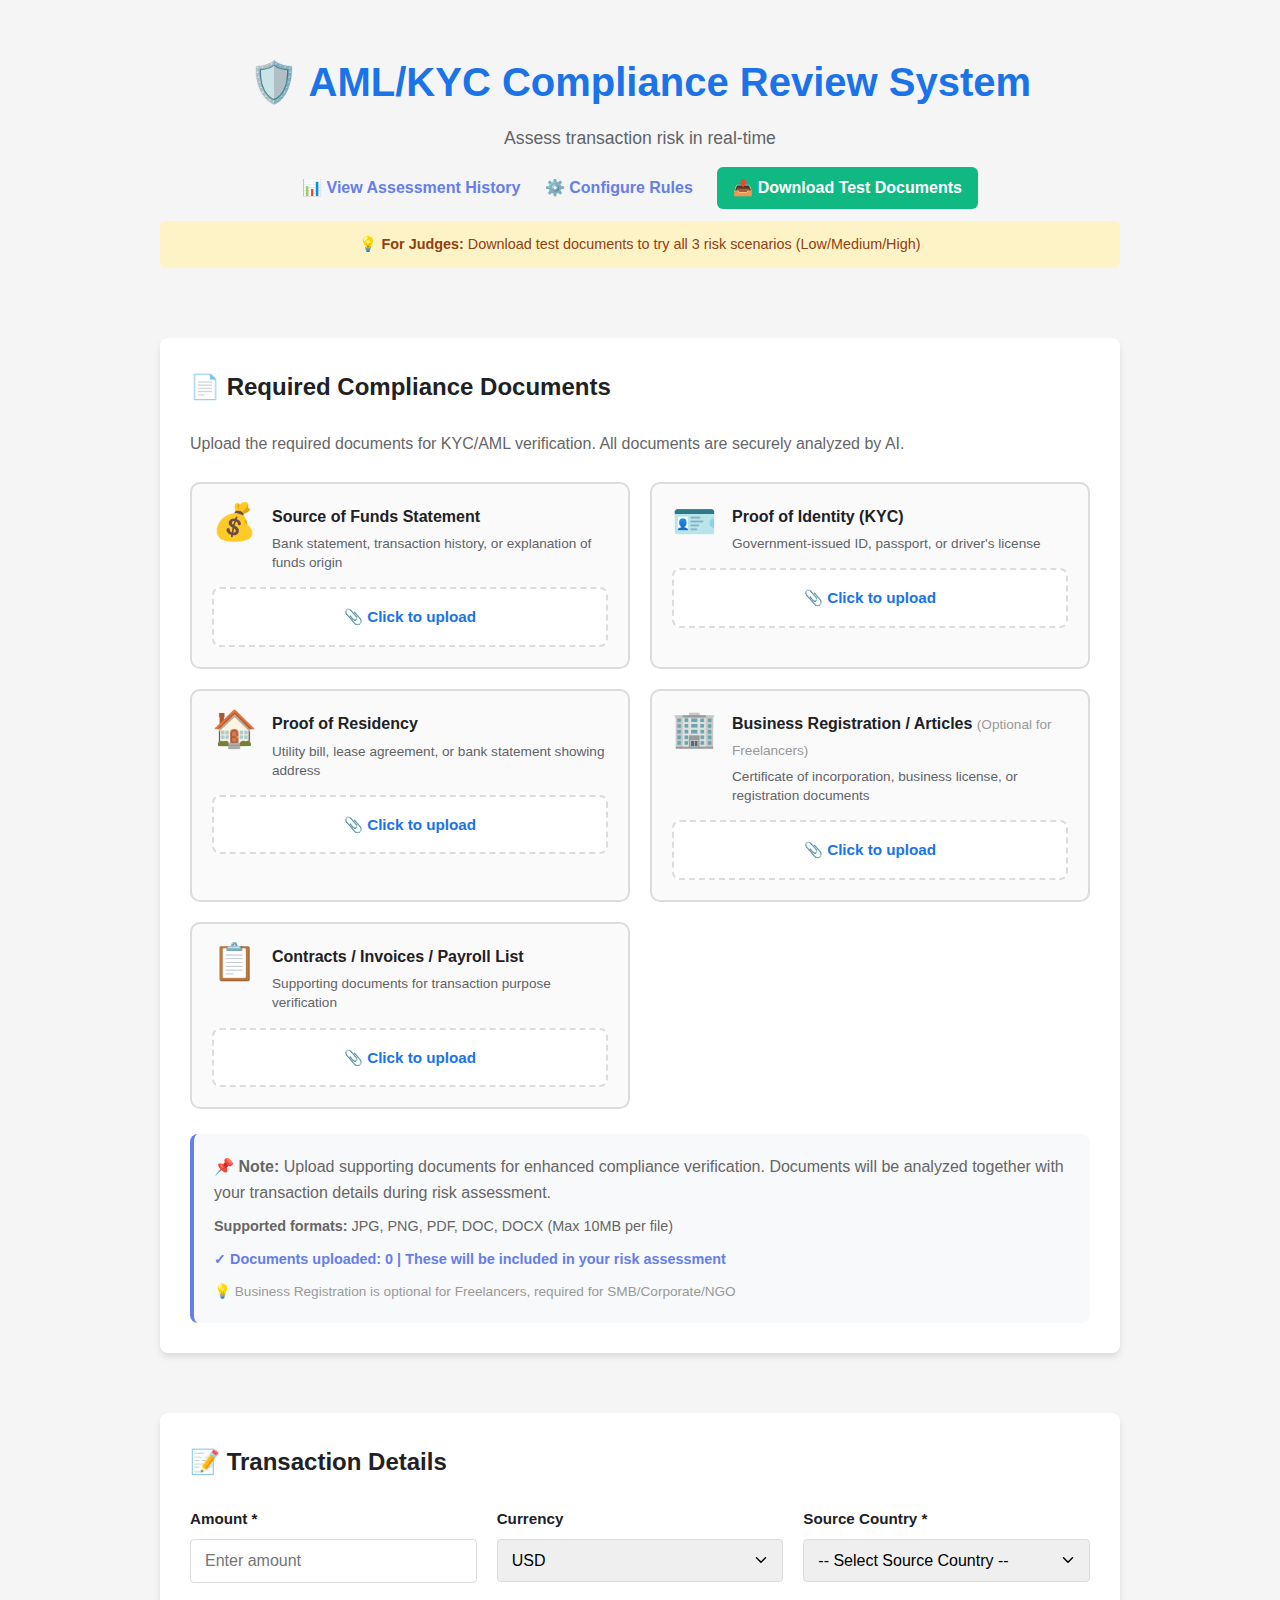
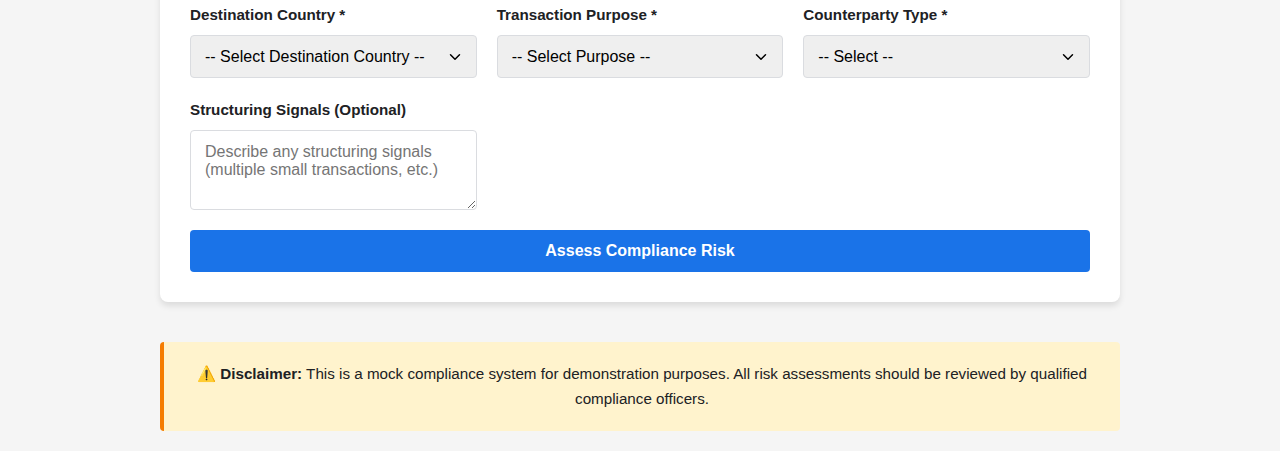
<file: static/index.html>
<!DOCTYPE html>
<html lang="en">
<head>
    <meta charset="UTF-8">
    <meta name="viewport" content="width=device-width, initial-scale=1.0">
    <title>AML/KYC Compliance Review</title>
    <link rel="stylesheet" href="/static/style.css">
</head>
<body>
    <div class="container">
        <header class="header">
            <h1>🛡️ AML/KYC Compliance Review System</h1>
            <p>Assess transaction risk in real-time</p>
            <div style="margin-top: 15px;">
                <a href="/history" style="color: #667eea; text-decoration: none; font-weight: 600; margin-right: 20px;">
                    📊 View Assessment History
                </a>
                <a href="/configure" style="color: #667eea; text-decoration: none; font-weight: 600; margin-right: 20px;">
                    ⚙️ Configure Rules
                </a>
                <a href="/api/download-mock-documents" style="background: #10b981; color: white; text-decoration: none; font-weight: 600; padding: 8px 16px; border-radius: 6px; display: inline-block;">
                    📥 Download Test Documents
                </a>
            </div>
            <div style="margin-top: 12px; padding: 12px; background: #fef3c7; border-radius: 6px; font-size: 0.9rem; color: #92400e;">
                💡 <strong>For Judges:</strong> Download test documents to try all 3 risk scenarios (Low/Medium/High)
            </div>
        </header>

        <main class="content">
            <!-- Document Upload Section -->
            <section class="form-section">
                <h2>📄 Required Compliance Documents</h2>
                <p style="color: #666; margin-bottom: 25px;">Upload the required documents for KYC/AML verification. All documents are securely analyzed by AI.</p>
                
                <div class="document-upload-grid">
                    <!-- Source of Funds Statement -->
                    <div class="document-upload-item">
                        <div class="document-header">
                            <span class="document-icon">💰</span>
                            <div>
                                <h3>Source of Funds Statement</h3>
                                <p class="document-description">Bank statement, transaction history, or explanation of funds origin</p>
                            </div>
                        </div>
                        <input type="file" id="sourceOfFunds" accept="image/*,application/pdf,.pdf,.doc,.docx,application/msword,application/vnd.openxmlformats-officedocument.wordprocessingml.document" style="display: none;">
                        <div class="upload-compact" data-input="sourceOfFunds">
                            <span class="upload-compact-text">📎 Click to upload</span>
                        </div>
                        <div class="file-preview" id="preview-sourceOfFunds" style="display: none;">
                            <span class="file-name"></span>
                            <button type="button" class="btn-remove" data-doc="sourceOfFunds">✕</button>
                        </div>
                    </div>

                    <!-- Proof of Identity -->
                    <div class="document-upload-item">
                        <div class="document-header">
                            <span class="document-icon">🪪</span>
                            <div>
                                <h3>Proof of Identity (KYC)</h3>
                                <p class="document-description">Government-issued ID, passport, or driver's license</p>
                            </div>
                        </div>
                        <input type="file" id="proofOfIdentity" accept="image/*,application/pdf,.pdf,.doc,.docx,application/msword,application/vnd.openxmlformats-officedocument.wordprocessingml.document" style="display: none;">
                        <div class="upload-compact" data-input="proofOfIdentity">
                            <span class="upload-compact-text">📎 Click to upload</span>
                        </div>
                        <div class="file-preview" id="preview-proofOfIdentity" style="display: none;">
                            <span class="file-name"></span>
                            <button type="button" class="btn-remove" data-doc="proofOfIdentity">✕</button>
                        </div>
                    </div>

                    <!-- Proof of Residency -->
                    <div class="document-upload-item">
                        <div class="document-header">
                            <span class="document-icon">🏠</span>
                            <div>
                                <h3>Proof of Residency</h3>
                                <p class="document-description">Utility bill, lease agreement, or bank statement showing address</p>
                            </div>
                        </div>
                        <input type="file" id="proofOfResidency" accept="image/*,application/pdf,.pdf,.doc,.docx,application/msword,application/vnd.openxmlformats-officedocument.wordprocessingml.document" style="display: none;">
                        <div class="upload-compact" data-input="proofOfResidency">
                            <span class="upload-compact-text">📎 Click to upload</span>
                        </div>
                        <div class="file-preview" id="preview-proofOfResidency" style="display: none;">
                            <span class="file-name"></span>
                            <button type="button" class="btn-remove" data-doc="proofOfResidency">✕</button>
                        </div>
                    </div>

                    <!-- Business Registration -->
                    <div class="document-upload-item">
                        <div class="document-header">
                            <span class="document-icon">🏢</span>
                            <div>
                                <h3>Business Registration / Articles <span style="color: #999; font-size: 0.85rem; font-weight: normal;">(Optional for Freelancers)</span></h3>
                                <p class="document-description">Certificate of incorporation, business license, or registration documents</p>
                            </div>
                        </div>
                        <input type="file" id="businessRegistration" accept="image/*,application/pdf,.pdf,.doc,.docx,application/msword,application/vnd.openxmlformats-officedocument.wordprocessingml.document" style="display: none;">
                        <div class="upload-compact" data-input="businessRegistration">
                            <span class="upload-compact-text">📎 Click to upload</span>
                        </div>
                        <div class="file-preview" id="preview-businessRegistration" style="display: none;">
                            <span class="file-name"></span>
                            <button type="button" class="btn-remove" data-doc="businessRegistration">✕</button>
                        </div>
                    </div>

                    <!-- Contracts/Invoices -->
                    <div class="document-upload-item">
                        <div class="document-header">
                            <span class="document-icon">📋</span>
                            <div>
                                <h3>Contracts / Invoices / Payroll List</h3>
                                <p class="document-description">Supporting documents for transaction purpose verification</p>
                            </div>
                        </div>
                        <input type="file" id="contractsInvoices" accept="image/*,application/pdf,.pdf,.doc,.docx,application/msword,application/vnd.openxmlformats-officedocument.wordprocessingml.document" style="display: none;">
                        <div class="upload-compact" data-input="contractsInvoices">
                            <span class="upload-compact-text">📎 Click to upload</span>
                        </div>
                        <div class="file-preview" id="preview-contractsInvoices" style="display: none;">
                            <span class="file-name"></span>
                            <button type="button" class="btn-remove" data-doc="contractsInvoices">✕</button>
                        </div>
                    </div>
                </div>

                <div style="margin-top: 25px; padding: 20px; background: #f8f9fa; border-radius: 8px; border-left: 4px solid #667eea;">
                    <p style="margin: 0; color: #666;">
                        <strong>📌 Note:</strong> Upload supporting documents for enhanced compliance verification. 
                        Documents will be analyzed together with your transaction details during risk assessment.
                    </p>
                    <p style="margin: 10px 0 0 0; color: #666; font-size: 0.9rem;">
                        <strong>Supported formats:</strong> JPG, PNG, PDF, DOC, DOCX (Max 10MB per file)
                    </p>
                    <p style="margin: 10px 0 0 0; color: #667eea; font-size: 0.9rem; font-weight: 600;">
                        ✓ Documents uploaded: <span id="documentCount">0</span> | These will be included in your risk assessment
                    </p>
                    <p style="margin: 10px 0 0 0; color: #999; font-size: 0.85rem;">
                        💡 Business Registration is optional for Freelancers, required for SMB/Corporate/NGO
                    </p>
                </div>
            </section>

            <!-- Transaction Form -->
            <section class="form-section" style="margin-top: 30px;">
                <h2>📝 Transaction Details</h2>
                <form id="transactionForm" class="transaction-form">
                    <div class="form-group">
                        <label for="amount">Amount *</label>
                        <input
                            type="number"
                            id="amount"
                            name="amount"
                            placeholder="Enter amount"
                            required
                            min="0"
                            step="0.01"
                        />
                    </div>

                    <div class="form-group">
                        <label for="currency">Currency</label>
                        <select id="currency" name="currency">
                            <option value="USD">USD</option>
                            <option value="EUR">EUR</option>
                            <option value="GBP">GBP</option>
                            <option value="CHF">CHF</option>
                            <option value="CNY">CNY</option>
                        </select>
                    </div>

                    <div class="form-group">
                        <label for="sourceCountry">Source Country *</label>
                        <select id="sourceCountry" name="source_country" required>
                            <option value="">-- Select Source Country --</option>
                            
                            <optgroup label="Southeast Asia (Ripe Markets)">
                                <option value="Singapore">🇸🇬 Singapore</option>
                                <option value="Philippines">🇵🇭 Philippines</option>
                                <option value="Vietnam">🇻🇳 Vietnam</option>
                                <option value="Indonesia">🇮🇩 Indonesia</option>
                                <option value="Thailand">🇹🇭 Thailand</option>
                                <option value="Malaysia">🇲🇾 Malaysia</option>
                                <option value="Myanmar">🇲🇲 Myanmar</option>
                                <option value="Cambodia">🇰🇭 Cambodia</option>
                            </optgroup>
                            
                            <optgroup label="Asia Pacific">
                                <option value="Hong Kong">🇭🇰 Hong Kong</option>
                                <option value="China">🇨🇳 China</option>
                                <option value="Japan">🇯🇵 Japan</option>
                                <option value="South Korea">🇰🇷 South Korea</option>
                                <option value="Taiwan">🇹🇼 Taiwan</option>
                                <option value="India">🇮🇳 India</option>
                                <option value="Pakistan">🇵🇰 Pakistan</option>
                                <option value="Bangladesh">🇧🇩 Bangladesh</option>
                                <option value="Australia">🇦🇺 Australia</option>
                                <option value="New Zealand">🇳🇿 New Zealand</option>
                            </optgroup>
                            
                            <optgroup label="North America">
                                <option value="United States">🇺🇸 United States</option>
                                <option value="Canada">🇨🇦 Canada</option>
                                <option value="Mexico">🇲🇽 Mexico</option>
                            </optgroup>
                            
                            <optgroup label="Europe">
                                <option value="United Kingdom">🇬🇧 United Kingdom</option>
                                <option value="Germany">🇩🇪 Germany</option>
                                <option value="France">🇫🇷 France</option>
                                <option value="Switzerland">🇨🇭 Switzerland</option>
                                <option value="Netherlands">🇳🇱 Netherlands</option>
                                <option value="Italy">🇮🇹 Italy</option>
                                <option value="Spain">🇪🇸 Spain</option>
                                <option value="Poland">🇵🇱 Poland</option>
                                <option value="Russia">🇷🇺 Russia</option>
                            </optgroup>
                            
                            <optgroup label="Middle East">
                                <option value="United Arab Emirates">🇦🇪 UAE</option>
                                <option value="Saudi Arabia">🇸🇦 Saudi Arabia</option>
                                <option value="Qatar">🇶🇦 Qatar</option>
                                <option value="Israel">🇮🇱 Israel</option>
                                <option value="Turkey">🇹🇷 Turkey</option>
                                <option value="Iran">🇮🇷 Iran (High Risk)</option>
                            </optgroup>
                            
                            <optgroup label="Africa">
                                <option value="South Africa">🇿🇦 South Africa</option>
                                <option value="Nigeria">🇳🇬 Nigeria (High Risk)</option>
                                <option value="Kenya">🇰🇪 Kenya</option>
                                <option value="Egypt">🇪🇬 Egypt</option>
                            </optgroup>
                            
                            <optgroup label="Latin America">
                                <option value="Brazil">🇧🇷 Brazil</option>
                                <option value="Argentina">🇦🇷 Argentina</option>
                                <option value="Colombia">🇨🇴 Colombia</option>
                                <option value="Chile">🇨🇱 Chile</option>
                            </optgroup>
                            
                            <optgroup label="Offshore/High Risk Jurisdictions">
                                <option value="Cayman Islands">🇰🇾 Cayman Islands</option>
                                <option value="British Virgin Islands">🇻🇬 British Virgin Islands</option>
                                <option value="Panama">🇵🇦 Panama</option>
                                <option value="Bahamas">🇧🇸 Bahamas</option>
                                <option value="Seychelles">🇸🇨 Seychelles</option>
                                <option value="North Korea">🇰🇵 North Korea (High Risk)</option>
                                <option value="Syria">🇸🇾 Syria (High Risk)</option>
                            </optgroup>
                        </select>
                    </div>

                    <div class="form-group">
                        <label for="destinationCountry">Destination Country *</label>
                        <select id="destinationCountry" name="destination_country" required>
                            <option value="">-- Select Destination Country --</option>
                            
                            <optgroup label="Southeast Asia (Ripe Markets)">
                                <option value="Singapore">🇸🇬 Singapore</option>
                                <option value="Philippines">🇵🇭 Philippines</option>
                                <option value="Vietnam">🇻🇳 Vietnam</option>
                                <option value="Indonesia">🇮🇩 Indonesia</option>
                                <option value="Thailand">🇹🇭 Thailand</option>
                                <option value="Malaysia">🇲🇾 Malaysia</option>
                                <option value="Myanmar">🇲🇲 Myanmar</option>
                                <option value="Cambodia">🇰🇭 Cambodia</option>
                            </optgroup>
                            
                            <optgroup label="Asia Pacific">
                                <option value="Hong Kong">🇭🇰 Hong Kong</option>
                                <option value="China">🇨🇳 China</option>
                                <option value="Japan">🇯🇵 Japan</option>
                                <option value="South Korea">🇰🇷 South Korea</option>
                                <option value="Taiwan">🇹🇼 Taiwan</option>
                                <option value="India">🇮🇳 India</option>
                                <option value="Pakistan">🇵🇰 Pakistan</option>
                                <option value="Bangladesh">🇧🇩 Bangladesh</option>
                                <option value="Australia">🇦🇺 Australia</option>
                                <option value="New Zealand">🇳🇿 New Zealand</option>
                            </optgroup>
                            
                            <optgroup label="North America">
                                <option value="United States">🇺🇸 United States</option>
                                <option value="Canada">🇨🇦 Canada</option>
                                <option value="Mexico">🇲🇽 Mexico</option>
                            </optgroup>
                            
                            <optgroup label="Europe">
                                <option value="United Kingdom">🇬🇧 United Kingdom</option>
                                <option value="Germany">🇩🇪 Germany</option>
                                <option value="France">🇫🇷 France</option>
                                <option value="Switzerland">🇨🇭 Switzerland</option>
                                <option value="Netherlands">🇳🇱 Netherlands</option>
                                <option value="Italy">🇮🇹 Italy</option>
                                <option value="Spain">🇪🇸 Spain</option>
                                <option value="Poland">🇵🇱 Poland</option>
                                <option value="Russia">🇷🇺 Russia</option>
                            </optgroup>
                            
                            <optgroup label="Middle East">
                                <option value="United Arab Emirates">🇦🇪 UAE</option>
                                <option value="Saudi Arabia">🇸🇦 Saudi Arabia</option>
                                <option value="Qatar">🇶🇦 Qatar</option>
                                <option value="Israel">🇮🇱 Israel</option>
                                <option value="Turkey">🇹🇷 Turkey</option>
                                <option value="Iran">🇮🇷 Iran (High Risk)</option>
                            </optgroup>
                            
                            <optgroup label="Africa">
                                <option value="South Africa">🇿🇦 South Africa</option>
                                <option value="Nigeria">🇳🇬 Nigeria (High Risk)</option>
                                <option value="Kenya">🇰🇪 Kenya</option>
                                <option value="Egypt">🇪🇬 Egypt</option>
                            </optgroup>
                            
                            <optgroup label="Latin America">
                                <option value="Brazil">🇧🇷 Brazil</option>
                                <option value="Argentina">🇦🇷 Argentina</option>
                                <option value="Colombia">🇨🇴 Colombia</option>
                                <option value="Chile">🇨🇱 Chile</option>
                            </optgroup>
                            
                            <optgroup label="Offshore/High Risk Jurisdictions">
                                <option value="Cayman Islands">🇰🇾 Cayman Islands</option>
                                <option value="British Virgin Islands">🇻🇬 British Virgin Islands</option>
                                <option value="Panama">🇵🇦 Panama</option>
                                <option value="Bahamas">🇧🇸 Bahamas</option>
                                <option value="Seychelles">🇸🇨 Seychelles</option>
                                <option value="North Korea">🇰🇵 North Korea (High Risk)</option>
                                <option value="Syria">🇸🇾 Syria (High Risk)</option>
                            </optgroup>
                        </select>
                    </div>

                    <div class="form-group">
                        <label for="purpose">Transaction Purpose *</label>
                        <select id="purpose" name="purpose" required>
                            <option value="">-- Select Purpose --</option>
                            
                            <optgroup label="Low Risk Purposes">
                                <option value="payroll">Payroll</option>
                                <option value="services">Services / Professional Fees</option>
                                <option value="salary">Salary Payment</option>
                                <option value="contractor payment">Contractor Payment</option>
                            </optgroup>
                            
                            <optgroup label="Medium Risk Purposes">
                                <option value="remittance">Remittance / Money Transfer</option>
                                <option value="trade finance">Trade Finance</option>
                                <option value="invoice payment">Invoice Payment</option>
                                <option value="supplier payment">Supplier Payment</option>
                                <option value="business expenses">Business Expenses</option>
                                <option value="loan repayment">Loan Repayment</option>
                            </optgroup>
                            
                            <optgroup label="High Risk Purposes">
                                <option value="investment">Investment</option>
                                <option value="gambling">Gambling</option>
                                <option value="crypto trading">Crypto Trading</option>
                                <option value="real estate">Real Estate Purchase</option>
                                <option value="asset purchase">Asset Purchase</option>
                            </optgroup>
                            
                            <option value="other">Other (Specify below)</option>
                        </select>
                    </div>

                    <div class="form-group" id="customPurposeGroup" style="display: none;">
                        <label for="customPurpose">Specify Purpose *</label>
                        <input
                            type="text"
                            id="customPurpose"
                            placeholder="Enter custom transaction purpose"
                        />
                    </div>

                    <div class="form-group">
                        <label for="counterpartyType">Counterparty Type *</label>
                        <select id="counterpartyType" name="counterparty_type" required>
                            <option value="">-- Select --</option>
                            <option value="freelancer">Freelancer</option>
                            <option value="smb">SMB (Small/Medium Business)</option>
                            <option value="corporate">Corporate</option>
                            <option value="ngo">NGO / Non-Profit</option>
                        </select>
                    </div>

                    <div class="form-group">
                        <label for="historySignals">Structuring Signals (Optional)</label>
                        <textarea
                            id="historySignals"
                            name="history_signals"
                            placeholder="Describe any structuring signals (multiple small transactions, etc.)"
                            rows="3"
                        ></textarea>
                    </div>

                    <button type="submit" class="submit-btn">Assess Compliance Risk</button>
                </form>
            </section>

            <!-- Loading Spinner -->
            <div id="loadingSpinner" class="loading-spinner" style="display: none;">
                <div class="spinner"></div>
                <p>Analyzing transaction...</p>
            </div>

            <!-- Error Message -->
            <div id="errorMessage" class="error-message" style="display: none;"></div>

            <!-- Compliance Review Card -->
            <section id="reviewCard" class="review-card" style="display: none;">
                <div class="card-header">
                    <h2>Compliance Review Results</h2>
                </div>

                <div class="card-content">
                    <!-- Risk Score Display -->
                    <div class="risk-score-section">
                        <div id="riskScoreCircle" class="risk-score-circle">
                            <div class="score-value"><span id="riskScoreValue">0</span>/100</div>
                            <div id="riskLevelText" class="risk-level-text">Low</div>
                        </div>
                    </div>

                    <!-- Document Score Adjustment (if applicable) -->
                    <div id="scoreAdjustmentSection" class="section" style="display: none;">
                        <h3>📊 Document Verification Impact</h3>
                        <div id="scoreAdjustmentDisplay"></div>
                    </div>

                    <!-- Triggered Rules -->
                    <div class="section">
                        <h3>📋 Triggered Rules</h3>
                        <ul id="triggeredRulesList" class="rules-list"></ul>
                    </div>

                    <!-- Rationale -->
                    <div class="section">
                        <h3>💡 Assessment Rationale</h3>
                        <p id="rationaleText" class="rationale-text"></p>
                    </div>

                    <!-- Compliance Checklist -->
                    <div class="section">
                        <h3>✓ Compliance Checklist</h3>
                        <ul id="checklistItems" class="checklist"></ul>
                    </div>
                </div>

                <div class="card-footer">
                    <button type="button" class="reset-btn" onclick="resetForm()">
                        ← Assess Another Transaction
                    </button>
                </div>
            </section>
        </main>

        <footer class="footer">
            <p>⚠️ <strong>Disclaimer:</strong> This is a mock compliance system for demonstration purposes. 
               All risk assessments should be reviewed by qualified compliance officers.</p>
        </footer>
    </div>

    <script src="/static/script.js"></script>
</body>
</html>
</file>
<file: static/style.css>
/* AML/KYC Compliance Review System - Stylesheet */

* {
    margin: 0;
    padding: 0;
    box-sizing: border-box;
}

:root {
    --color-primary: #1a73e8;
    --color-success: #0f9747;
    --color-warning: #f57c00;
    --color-danger: #d32f2f;
    --color-bg: #f5f5f5;
    --color-bg-card: #ffffff;
    --color-text: #202124;
    --color-text-light: #5f6368;
    --color-border: #dadce0;
    --shadow-sm: 0 1px 2px rgba(0, 0, 0, 0.1);
    --shadow-md: 0 4px 6px rgba(0, 0, 0, 0.1);
    --shadow-lg: 0 8px 16px rgba(0, 0, 0, 0.12);
}

body {
    font-family: -apple-system, BlinkMacSystemFont, "Segoe UI", Roboto, "Helvetica Neue", Arial, sans-serif;
    background-color: var(--color-bg);
    color: var(--color-text);
    line-height: 1.6;
}

.container {
    max-width: 1000px;
    margin: 0 auto;
    padding: 20px;
}

/* Header */
.header {
    text-align: center;
    margin-bottom: 40px;
    padding: 30px 0;
}

.header h1 {
    font-size: 2.5rem;
    margin-bottom: 10px;
    color: var(--color-primary);
}

.header p {
    font-size: 1.1rem;
    color: var(--color-text-light);
}

/* Content Layout */
.content {
    display: grid;
    grid-template-columns: 1fr;
    gap: 30px;
    margin-bottom: 40px;
}

/* Form Section */
.form-section {
    background: var(--color-bg-card);
    padding: 30px;
    border-radius: 8px;
    box-shadow: var(--shadow-md);
}

.form-section h2 {
    margin-bottom: 25px;
    font-size: 1.5rem;
    color: var(--color-text);
}

.transaction-form {
    display: grid;
    grid-template-columns: repeat(auto-fit, minmax(250px, 1fr));
    gap: 20px;
}

.form-group {
    display: flex;
    flex-direction: column;
}

.form-group label {
    margin-bottom: 8px;
    font-weight: 600;
    font-size: 0.95rem;
    color: var(--color-text);
}

.form-group input,
.form-group select,
.form-group textarea {
    padding: 12px 14px;
    border: 1px solid var(--color-border);
    border-radius: 4px;
    font-size: 1rem;
    font-family: inherit;
    transition: border-color 0.2s, box-shadow 0.2s;
}

.form-group input:focus,
.form-group select:focus,
.form-group textarea:focus {
    outline: none;
    border-color: var(--color-primary);
    box-shadow: 0 0 0 3px rgba(26, 115, 232, 0.1);
}

.form-group textarea {
    resize: vertical;
    min-height: 80px;
}

.form-group select {
    cursor: pointer;
    appearance: none;
    background-image: url('data:image/svg+xml;charset=UTF-8,<svg xmlns="http://www.w3.org/2000/svg" viewBox="0 0 24 24" fill="none" stroke="currentColor" stroke-width="2" stroke-linecap="round" stroke-linejoin="round"><polyline points="6 9 12 15 18 9"></polyline></svg>');
    background-repeat: no-repeat;
    background-position: right 12px center;
    background-size: 18px;
    padding-right: 40px;
}

.form-group select option {
    padding: 8px;
}

.form-group select optgroup {
    font-weight: 700;
    font-style: normal;
    color: var(--color-primary);
    background-color: #f8f9fa;
}

/* Document Upload Styling */
.document-upload-grid {
    display: grid;
    grid-template-columns: repeat(auto-fit, minmax(300px, 1fr));
    gap: 20px;
    margin-top: 20px;
}

.document-upload-item {
    border: 2px solid var(--color-border);
    border-radius: 10px;
    padding: 20px;
    background: #fafafa;
    transition: all 0.3s;
}

.document-upload-item:hover {
    border-color: var(--color-primary);
    background: #f8f9ff;
    box-shadow: 0 4px 12px rgba(102, 126, 234, 0.1);
}

.document-header {
    display: flex;
    gap: 15px;
    margin-bottom: 15px;
    align-items: flex-start;
}

.document-icon {
    font-size: 36px;
    line-height: 1;
}

.document-header h3 {
    font-size: 1rem;
    font-weight: 600;
    color: var(--color-text);
    margin-bottom: 5px;
}

.document-description {
    font-size: 0.85rem;
    color: var(--color-text-light);
    line-height: 1.4;
}

.upload-compact {
    border: 2px dashed var(--color-border);
    border-radius: 8px;
    padding: 15px;
    text-align: center;
    cursor: pointer;
    transition: all 0.3s;
    background: white;
}

.upload-compact:hover {
    border-color: var(--color-primary);
    background: #f0f7ff;
}

.upload-compact-text {
    color: var(--color-primary);
    font-weight: 600;
    font-size: 0.95rem;
}

.file-preview {
    display: flex;
    justify-content: space-between;
    align-items: center;
    padding: 12px 15px;
    background: white;
    border: 2px solid #10b981;
    border-radius: 8px;
    margin-top: 10px;
}

.file-name {
    font-size: 0.9rem;
    color: var(--color-text);
    font-weight: 500;
    overflow: hidden;
    text-overflow: ellipsis;
    white-space: nowrap;
    flex: 1;
}

.btn-remove {
    background: #fee;
    color: #d32f2f;
    border: none;
    border-radius: 4px;
    width: 28px;
    height: 28px;
    cursor: pointer;
    font-weight: bold;
    transition: all 0.2s;
    flex-shrink: 0;
}

.btn-remove:hover {
    background: #fcc;
}

.document-upload-item.has-file {
    border-color: #10b981;
    background: #f0fdf4;
}

.btn-primary {
    padding: 12px 24px;
    background-color: var(--color-primary);
    color: white;
    border: none;
    border-radius: 4px;
    font-size: 1rem;
    font-weight: 600;
    cursor: pointer;
    transition: background-color 0.2s;
}

.btn-primary:hover {
    background-color: #1557b0;
}

.btn-secondary {
    padding: 12px 24px;
    background-color: #f5f5f5;
    color: var(--color-text);
    border: 1px solid var(--color-border);
    border-radius: 4px;
    font-size: 1rem;
    font-weight: 600;
    cursor: pointer;
    transition: all 0.2s;
}

.btn-secondary:hover {
    background-color: #e9e9e9;
}

.spinner {
    border: 4px solid #f3f3f3;
    border-top: 4px solid var(--color-primary);
    border-radius: 50%;
    width: 50px;
    height: 50px;
    animation: spin 1s linear infinite;
    margin: 0 auto;
}

@keyframes spin {
    0% { transform: rotate(0deg); }
    100% { transform: rotate(360deg); }
}

.submit-btn {
    grid-column: 1 / -1;
    padding: 12px 24px;
    background-color: var(--color-primary);
    color: white;
    border: none;
    border-radius: 4px;
    font-size: 1rem;
    font-weight: 600;
    cursor: pointer;
    transition: background-color 0.2s, box-shadow 0.2s;
}

.submit-btn:hover {
    background-color: #1765cc;
    box-shadow: var(--shadow-md);
}

.submit-btn:active {
    transform: scale(0.98);
}

/* Loading Spinner */
.loading-spinner {
    text-align: center;
    padding: 60px 20px;
    background: var(--color-bg-card);
    border-radius: 8px;
    box-shadow: var(--shadow-md);
}

.spinner {
    border: 4px solid var(--color-border);
    border-top: 4px solid var(--color-primary);
    border-radius: 50%;
    width: 50px;
    height: 50px;
    animation: spin 1s linear infinite;
    margin: 0 auto 20px;
}

@keyframes spin {
    0% { transform: rotate(0deg); }
    100% { transform: rotate(360deg); }
}

.loading-spinner p {
    color: var(--color-text-light);
    font-size: 1.1rem;
}

/* Error Message */
.error-message {
    padding: 16px;
    background-color: #ffebee;
    border-left: 4px solid var(--color-danger);
    border-radius: 4px;
    color: #c62828;
    font-weight: 500;
    margin-bottom: 20px;
}

/* Review Card */
.review-card {
    background: var(--color-bg-card);
    border-radius: 8px;
    box-shadow: var(--shadow-lg);
    overflow: hidden;
    animation: slideUp 0.3s ease-out;
}

@keyframes slideUp {
    from {
        opacity: 0;
        transform: translateY(20px);
    }
    to {
        opacity: 1;
        transform: translateY(0);
    }
}

.card-header {
    background: linear-gradient(135deg, var(--color-primary) 0%, #1565c0 100%);
    color: white;
    padding: 25px 30px;
}

.card-header h2 {
    font-size: 1.5rem;
}

.card-content {
    padding: 30px;
}

/* Risk Score Section */
.risk-score-section {
    display: flex;
    justify-content: center;
    margin-bottom: 40px;
}

.risk-score-circle {
    width: 150px;
    height: 150px;
    border-radius: 50%;
    display: flex;
    flex-direction: column;
    justify-content: center;
    align-items: center;
    color: white;
    font-weight: bold;
    box-shadow: var(--shadow-lg);
    transition: transform 0.3s;
}

.risk-score-circle:hover {
    transform: scale(1.05);
}

.risk-score-circle.low {
    background: linear-gradient(135deg, var(--color-success) 0%, #0d7c35 100%);
}

.risk-score-circle.medium {
    background: linear-gradient(135deg, var(--color-warning) 0%, #e65100 100%);
}

.risk-score-circle.high {
    background: linear-gradient(135deg, var(--color-danger) 0%, #b71c1c 100%);
}

.score-value {
    font-size: 2.5rem;
    line-height: 1;
}

.score-value span {
    font-size: 2rem;
}

.risk-level-text {
    font-size: 1.1rem;
    margin-top: 8px;
    opacity: 0.95;
}

/* Sections */
.section {
    margin-bottom: 30px;
}

.section h3 {
    font-size: 1.2rem;
    margin-bottom: 15px;
    color: var(--color-text);
    display: flex;
    align-items: center;
}

.section h3::before {
    content: attr(data-icon);
    margin-right: 10px;
}

/* Rules List */
.rules-list {
    list-style: none;
    padding: 0;
}

.rules-list li {
    padding: 10px 15px;
    background-color: var(--color-bg);
    border-left: 3px solid var(--color-primary);
    margin-bottom: 8px;
    border-radius: 3px;
    color: var(--color-text);
}

.rules-list li:before {
    content: "⚠️ ";
    margin-right: 8px;
}

/* Rationale Text */
.rationale-text {
    background-color: #e3f2fd;
    padding: 15px;
    border-left: 4px solid var(--color-primary);
    border-radius: 4px;
    line-height: 1.7;
}

/* Checklist */
.checklist {
    list-style: none;
    padding: 0;
}

.checklist li {
    padding: 12px 15px;
    background-color: var(--color-bg);
    margin-bottom: 8px;
    border-radius: 4px;
    display: flex;
    align-items: center;
}

.checklist li:before {
    content: "✓";
    display: inline-flex;
    align-items: center;
    justify-content: center;
    width: 24px;
    height: 24px;
    background-color: var(--color-success);
    color: white;
    border-radius: 50%;
    margin-right: 12px;
    font-weight: bold;
    font-size: 0.9rem;
    flex-shrink: 0;
}

/* Card Footer */
.card-footer {
    padding: 20px 30px;
    background-color: var(--color-bg);
    border-top: 1px solid var(--color-border);
    display: flex;
    justify-content: center;
}

.reset-btn {
    padding: 10px 20px;
    background-color: var(--color-text-light);
    color: white;
    border: none;
    border-radius: 4px;
    font-size: 1rem;
    cursor: pointer;
    transition: background-color 0.2s;
}

.reset-btn:hover {
    background-color: var(--color-text);
}

/* Footer */
.footer {
    text-align: center;
    padding: 20px;
    background-color: #fff3cd;
    border-radius: 4px;
    border-left: 4px solid var(--color-warning);
    color: var(--color-text);
    font-size: 0.95rem;
    margin-top: 40px;
}

.footer p {
    margin: 0;
}

/* Responsive Design */
@media (max-width: 768px) {
    .container {
        padding: 15px;
    }

    .header h1 {
        font-size: 1.8rem;
    }

    .header p {
        font-size: 1rem;
    }

    .transaction-form {
        grid-template-columns: 1fr;
    }

    .submit-btn {
        grid-column: 1;
    }

    .risk-score-circle {
        width: 120px;
        height: 120px;
    }

    .score-value {
        font-size: 2rem;
    }

    .score-value span {
        font-size: 1.5rem;
    }

    .risk-level-text {
        font-size: 1rem;
    }

    .form-section,
    .loading-spinner,
    .review-card {
        padding: 20px;
    }

    .card-header,
    .card-content,
    .card-footer {
        padding: 20px;
    }
}

@media (max-width: 480px) {
    .header {
        margin-bottom: 20px;
        padding: 15px 0;
    }

    .header h1 {
        font-size: 1.5rem;
    }

    .form-section h2,
    .card-header h2 {
        font-size: 1.2rem;
    }

    .risk-score-circle {
        width: 100px;
        height: 100px;
    }

    .score-value {
        font-size: 1.5rem;
    }

    .score-value span {
        font-size: 1.2rem;
    }
}
</file>
